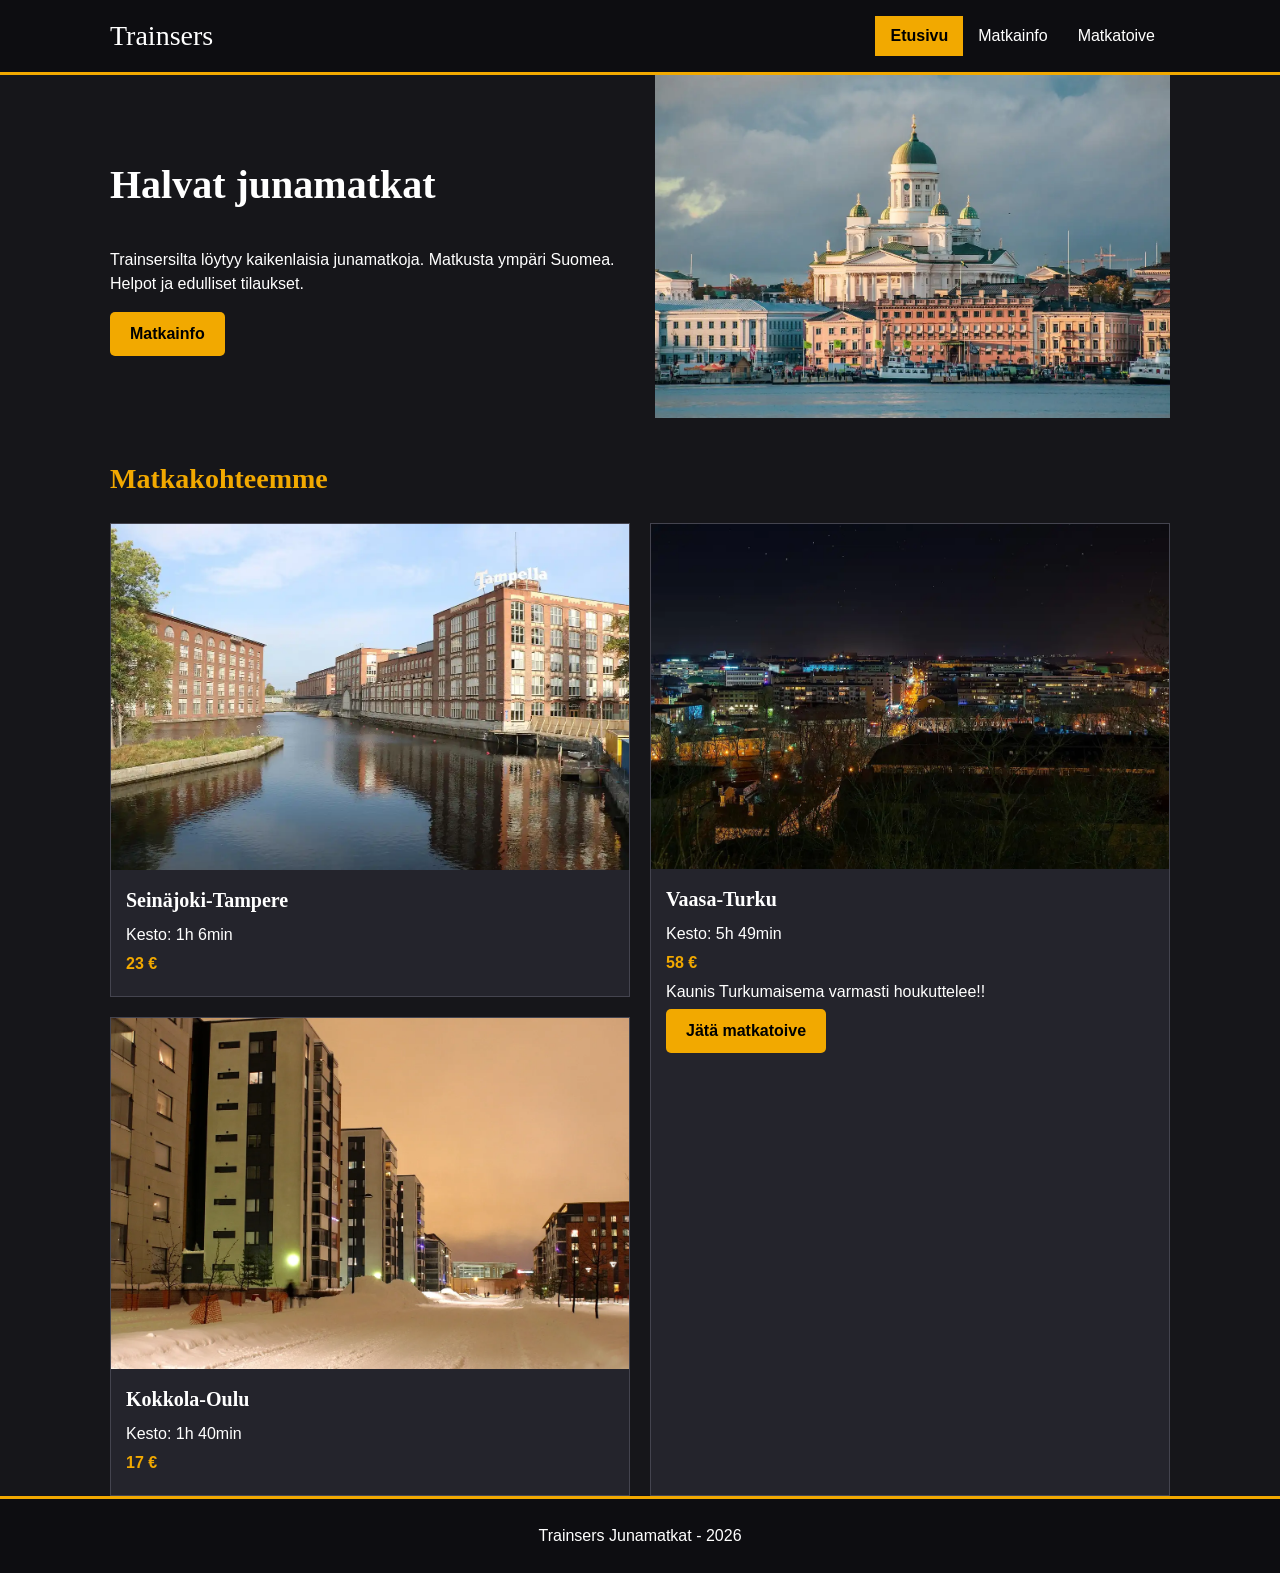
<file: index.html>
<!DOCTYPE html>
<html lang="fi">
<head>
    <meta charset="UTF-8">
    <meta name="viewport" content="width=device-width, initial-scale=1.0">
    <title>Etusivu -- Trainsers</title>
    <link rel="stylesheet" href="styles.css">
</head>
<body>
    <header class="sivun-ylaosa">
        <div class="sisalto"> <a class="logo" href="index.html">Trainsers</a>
            <nav class="paavalikko">
                <ul>
                    <li><a href="index.html" class="aktiivinen">Etusivu</a></li>
                    <li><a href="matkainfo.html">Matkainfo</a></li>
                    <li><a href="matkatoive.html">Matkatoive</a></li>
                </ul>
            </nav>
        </div>
    </header>
    <main class="sisalto">
        <section class="esittely">
            <div>
                <h1 id="otsikko">Halvat junamatkat</h1>
                <p>Trainsersilta löytyy kaikenlaisia junamatkoja. Matkusta ympäri Suomea. Helpot ja edulliset tilaukset.</p>
                <p><a class="painike" href="matkainfo.html">Matkainfo</a></p>
            </div> <img src="kuvat/helsinki.webp" width="800" height="600"
                alt="Helsinki">
        </section>
        <section>
            <h2 id="kohteet-otsikko">Matkakohteemme</h2>
            <div class="kohteet">
                <article class="kortti kortti-pieni1"> <img src="kuvat/tampere.webp" width="600" height="400"
                        alt="Tampere">
                    <div class="kortti-teksti">
                        <h3>Seinäjoki-Tampere</h3>
                        <p>Kesto: 1h 6min</p>
                        <p class="hinta">23 €</p>
                    </div>
                </article>
                <article class="kortti kortti-pieni2"> <img src="kuvat/oulu.webp" width="700" height="500"
                        alt="Oulu">
                    <div class="kortti-teksti">
                        <h3>Kokkola-Oulu</h3>
                        <p>Kesto: 1h 40min</p>
                        <p class="hinta">17 €</p>
                    </div>
                </article>
                <article class="kortti kortti-iso"> <img src="kuvat/turku.webp" width="900" height="700"
                        alt="Turku">
                    <div class="kortti-teksti">
                        <h3>Vaasa-Turku</h3>
                        <p>Kesto: 5h 49min</p>
                        <p class="hinta">58 €</p>
                        <p>Kaunis Turkumaisema varmasti houkuttelee!!</p>
                        <p><a class="painike" href="matkatoive.html">Jätä matkatoive</a></p>
                    </div>
                </article>
            </div>
        </section>
    </main>
    <footer class="sivun-alaosa">
        <div class="sisalto">
            <p>Trainsers Junamatkat - 2026</p>
        </div>
    </footer>
</body>
</html>
</file>
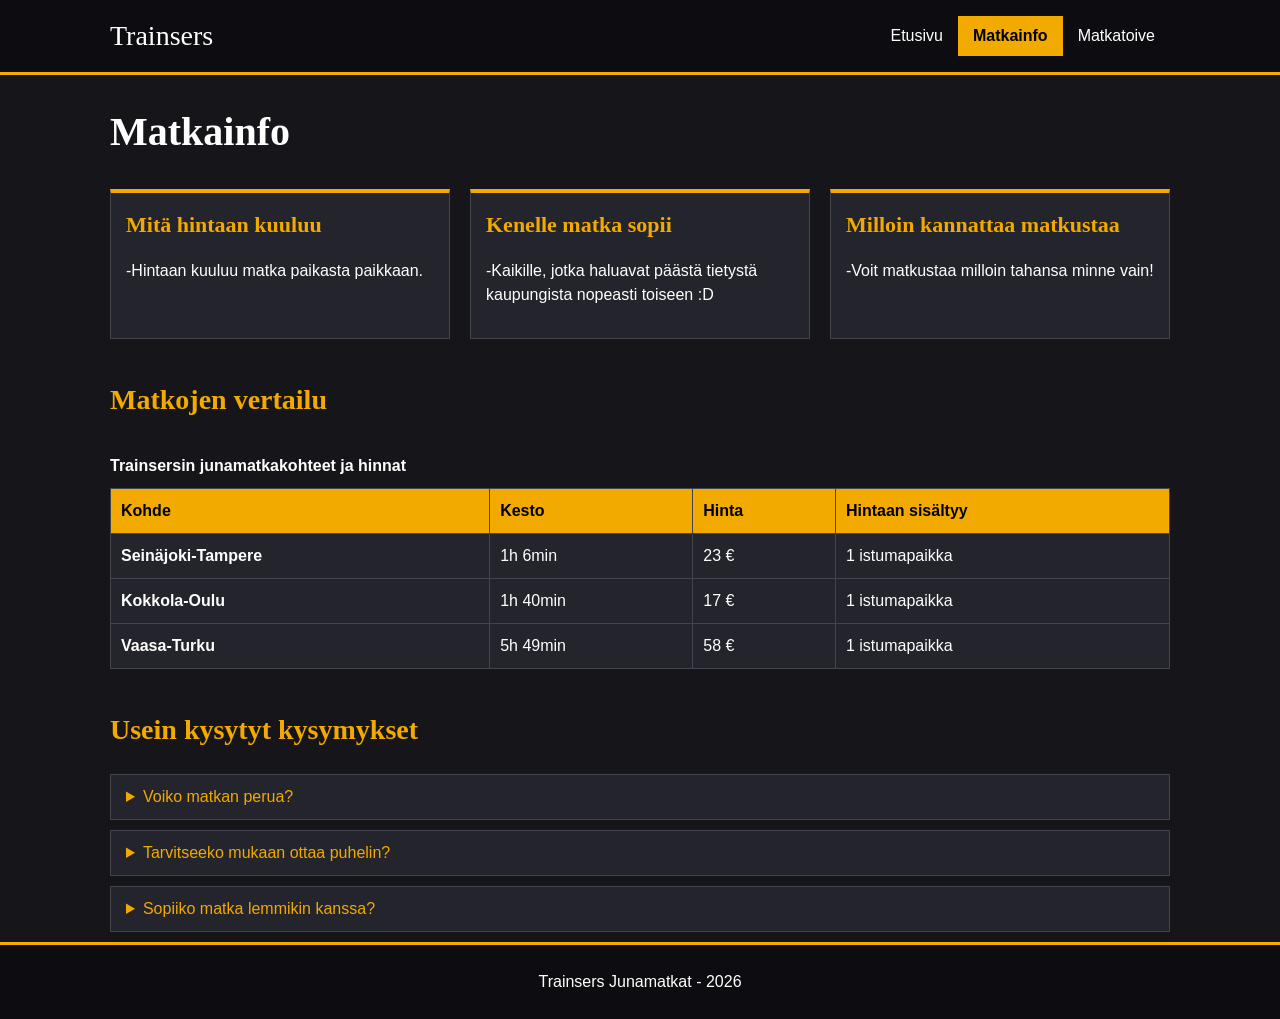
<file: matkainfo.html>
<!DOCTYPE html>
<html lang="fi">
<head>
    <meta charset="UTF-8">
    <meta name="viewport" content="width=device-width, initial-scale=1.0">
    <title>Matkainfo | Trainsers Junamatkat</title>
    <link rel="stylesheet" href="styles.css">
</head>
<body>
    <header class="sivun-ylaosa">
        <div class="sisalto"> <a class="logo" href="index.html">Trainsers</a>
            <nav class="paavalikko">
                <ul>
                    <li><a href="index.html">Etusivu</a></li>
                    <li><a href="matkainfo.html" class="aktiivinen">Matkainfo</a></li>
                    <li><a href="matkatoive.html">Matkatoive</a></li>
                </ul>
            </nav>
        </div>
    </header>
    <main class="sisalto">
        <h1>Matkainfo</h1>
        <section class="nostot">
            <article class="nosto">
                <h2>Mitä hintaan kuuluu</h2>
                <p>-Hintaan kuuluu matka paikasta paikkaan.</p>
            </article>
            <article class="nosto">
                <h2>Kenelle matka sopii</h2>
                <p>-Kaikille, jotka haluavat päästä tietystä kaupungista nopeasti toiseen :D</p>
            </article>
            <article class="nosto">
                <h2>Milloin kannattaa matkustaa</h2>
                <p>-Voit matkustaa milloin tahansa minne vain!</p>
            </article>
        </section>
        <section>
            <h2 id="vertailu">Matkojen vertailu</h2>
            <div class="taulukko-kehys">
                <table>
                    <caption>Trainsersin junamatkakohteet ja hinnat</caption>
                    <thead>
                        <tr>
                            <th scope="col">Kohde</th>
                            <th scope="col">Kesto</th>
                            <th scope="col">Hinta</th>
                            <th scope="col">Hintaan sisältyy</th>
                        </tr>
                    </thead>
                    <tbody>
                        <tr>
                            <th scope="row">Seinäjoki-Tampere</th>
                            <td>1h 6min</td>
                            <td>23 €</td>
                            <td>1 istumapaikka</td>
                        </tr>
                        <tr>
                            <th scope="row">Kokkola-Oulu</th>
                            <td>1h 40min</td>
                            <td>17 €</td>
                            <td>1 istumapaikka</td>
                        </tr>
                        <tr>
                            <th scope="row">Vaasa-Turku</th>
                            <td>5h 49min</td>
                            <td>58 €</td>
                            <td>1 istumapaikka</td>
                        </tr>
                    </tbody>
                </table>
            </div>
        </section>
        <section>
            <h2>Usein kysytyt kysymykset</h2>
            <details>
                <summary>Voiko matkan perua?</summary>
                <p>Kyllä, peruminen pitää tehdä ajoissa.</p>
            </details>
            <details>
                <summary>Tarvitseeko mukaan ottaa puhelin?</summary>
                <p>Kyllä, koska lippu on puhelimessasi! :D</p>
            </details>
            <details>
                <summary>Sopiiko matka lemmikin kanssa?</summary>
                <p>Valitettavasti meidän junaan ei voi ottaa lemmikkiä.</p>
            </details>
        </section>
    </main>
    <footer class="sivun-alaosa">
        <div class="sisalto">
            <p>Trainsers Junamatkat - 2026</p>
        </div>
    </footer>
</body>

</html>
</file>
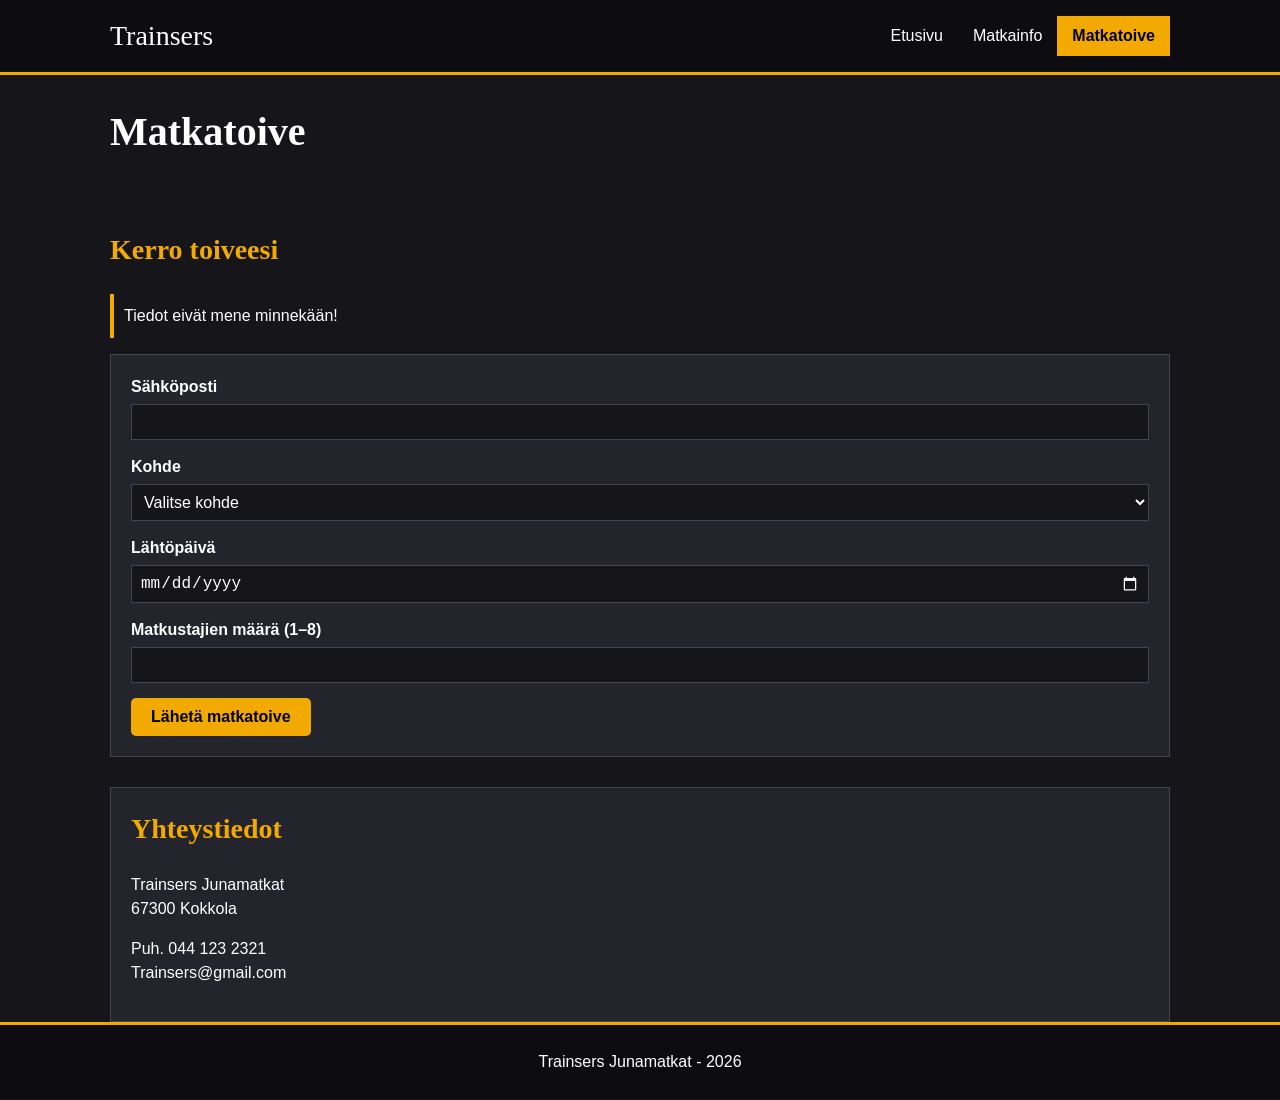
<file: matkatoive.html>
<!DOCTYPE html>
<html lang="fi">
<head>
    <meta charset="UTF-8">
    <meta name="viewport" content="width=device-width, initial-scale=1.0">
    <title>Matkatoive | Trainsers Junamatkat</title>
    <link rel="stylesheet" href="styles.css">
</head>
<body>
    <header class="sivun-ylaosa">
        <div class="sisalto"> <a class="logo" href="index.html">Trainsers</a>
            <nav class="paavalikko">
                <ul>
                    <li><a href="index.html">Etusivu</a></li>
                    <li><a href="matkainfo.html">Matkainfo</a></li>
                    <li><a href="matkatoive.html" class="aktiivinen">Matkatoive</a></li>
                </ul>
            </nav>
        </div>
    </header>
    <main class="sisalto">
        <h1>Matkatoive</h1>
        <div class="toive-asettelu">
            <section>
                <h2 id="lomake-otsikko">Kerro toiveesi</h2>
                <p class="harjoitus">Tiedot eivät mene minnekään!</p>
                <form id="toivelomake" action="#" method="get">
                    <div class="kentta"> <label for="sahkoposti">Sähköposti</label> <input type="email" id="sahkoposti"
                        name="sahkoposti" autocomplete="email" required>
                    </div>
                    <div class="kentta"> <label for="kohde">Kohde</label> <select id="kohde" name="kohde" required>
                            <option value="">Valitse kohde</option>
                            <option>Seinäjoki-Tampere</option>
                            <option>Kokkola-Oulu</option>
                            <option>Vaasa-Turku</option>
                        </select> </div>
                    <div class="kentta"> <label for="lahtopaiva">Lähtöpäivä</label> <input type="date" id="lahtopaiva"
                            name="lahtopaiva" required> </div>
                    <div class="kentta"> <label for="matkustajat">Matkustajien määrä (1–8)</label> <input type="number"
                            id="matkustajat" name="matkustajat" min="1" max="8" step="1" required> </div> <button
                        class="painike" type="submit">Lähetä matkatoive</button>
                </form>
            </section>
            <section class="yhteystiedot">
                <h2 id="yhteys-otsikko" style="margin-top:0">Yhteystiedot</h2>
                <address> Trainsers Junamatkat<br>67300 Kokkola</address>
                <p>Puh. 044 123 2321 <br>
                Trainsers@gmail.com</p>
            </section>
        </div>
       
    </main>
    <footer class="sivun-alaosa">
        <div class="sisalto">
            <p>Trainsers Junamatkat - 2026</p>
        </div>
    </footer>
</body>

</html>
</file>
<file: styles.css>
:root {
    --mustabg: #16161a;
    --tausta2: #24242c;
    --ylaosa: #0d0d11;
    --korostus: #f2a900;
    --korostus2: #ffc83d;
    --teksti: white;
    --reunus: #44444f;
    --fontti-otsikko: Georgia, serif;
    --fontti-teksti: Arial, sans-serif;
    --sivun-leveys: 1100px;
    color-scheme: dark;
}

* {
    box-sizing: border-box;
}
body {
    margin: 0;
    min-height: 100vh;
    display: flex;
    flex-direction: column;
    font-family: var(--fontti-teksti);
    color: var(--teksti);
    background-color: var(--mustabg);
    line-height: 1.5;
}

main {
    flex: 1;
    padding: 30px 0;
}

.sisalto {
    max-width: var(--sivun-leveys);
    margin: 0 auto;
    padding: 0 20px;
    width: 100%
}

h1,
h2,
h3 {
    font-family: var(--fontti-otsikko);
    color: var(--teksti);
}
h1 {
    font-size: 40px;
}

h2 {
    font-size: 28px;
    margin-top: 40px;
    color: var(--korostus);
}

h3 {
    font-size: 20px;
    margin: 0 0 8px 0;
}

a {
    color: var(--korostus);
}

a:hover {
    color: var(--korostus2);
}

a:focus,
button:focus,
summary:focus,
input:focus,
select:focus {
    outline: 3px solid var(--korostus2);
}

.painike {
    display: inline-block;
    background-color: var(--korostus);
    color: black;
    padding: 10px 20px;
    border: none;
    border-radius: 5px;
    font-size: 16px;
    font-weight: bold;
    text-decoration: none;
    cursor: pointer;
}

.painike:hover {
    background-color: var(--korostus2);
    color: black;
}

.sivun-ylaosa {
    background-color: var(--ylaosa);
    border-bottom: 3px solid var(--korostus);
}

.sivun-ylaosa .sisalto {
    display: flex;
    flex-wrap: wrap;
    justify-content: space-between;
    align-items: center;
    padding-top: 15px;
    padding-bottom: 15px;
}

.logo {
    font-family: var(--fontti-otsikko);
    font-size: 28px;
    color: var(--teksti);
    text-decoration: none;
}

.logo:hover {
    color: var(--korostus);
}

.paavalikko ul {
    list-style: none;
    margin: 0;
    padding: 0;
    display: flex;
    flex-wrap: wrap;
}

.paavalikko a {
    display: block;
    padding: 8px 15px;
    color: var(--teksti);
    text-decoration: none;
}

.paavalikko a:hover {
    background-color: var(--tausta2);
    color: var(--korostus);
}


.paavalikko a.aktiivinen {
    background-color: var(--korostus);
    color: black;
    font-weight: bold;
}
.sivun-alaosa {
    background-color: var(--ylaosa);
    border-top: 3px solid var(--korostus);
    text-align: center;
    padding: 20px 0;
}

.sivun-alaosa p {
    margin: 5px 0;
}

.esittely {
    display: grid;
    grid-template-columns: 1fr 1fr;
    gap: 30px;
    align-items: center;
}

.esittely img {
    width: 100%;
    height: auto;
}

.kohteet {
    display: grid;
    grid-template-columns: 1fr 1fr;
    grid-template-areas: "pieni1 iso" "pieni2 iso";
    gap: 20px;
}

.kortti-pieni1 {
    grid-area: pieni1;
}

.kortti-pieni2 {
    grid-area: pieni2;
}

.kortti-iso {
    grid-area: iso;
}

.kortti {
    background-color: var(--tausta2);
    border: 1px solid var(--reunus);
}

.kortti img {
    width: 100%;
    height: auto;
    display: block;
}

.kortti-teksti {
    padding: 15px;
}

.kortti-teksti p {
    margin: 5px 0;
}

.hinta {
    font-weight: bold;
    color: var(--korostus);
}

.nostot {
    display: grid;
    grid-template-columns: 1fr 1fr 1fr;
    gap: 20px;
}

.nosto {
    background-color: var(--tausta2);
    border: 1px solid var(--reunus);
    border-top: 4px solid var(--korostus);
    padding: 15px;
}

.nosto h2 {
    font-size: 22px;
    margin-top: 0;
}

.taulukko-kehys {
    overflow-x: auto;
}

table {
    width: 100%;
    border-collapse: collapse;
    background-color: var(--tausta2);
}

caption {
    text-align: left;
    font-weight: bold;
    padding: 10px 0;
}

th,
td {
    padding: 10px;
    text-align: left;
    border: 1px solid var(--reunus);
}

thead th {
    background-color: var(--korostus);
    color: black;
}

details {
    background-color: var(--tausta2);
    border: 1px solid var(--reunus);
    padding: 10px 15px;
    margin-bottom: 10px;
}
summary {
    cursor: pointer;
    color: var(--korostus);
}

.toive-asettelu {
    display: grid;
    grid-template-columns: 1fr;
    gap: 30px;
    align-items: 30px;
}

form,
.yhteystiedot {
    background-color: var(--tausta2);
    border: 1px solid var(--reunus);
    padding: 20px;
}

.kentta {
    margin-bottom: 15px;
}

label {
    display: block;
    font-weight: bold;
    margin-bottom: 5px;
}

input,
select {
    width: 100%;
    padding: 8px;
    font-size: 16px;
    color: var(--teksti);
    background-color: var(--mustabg);
    border: 1px solid var(--reunus);
}


.harjoitus {
    background-color: var(--mustabg);
    border-left: 4px solid var(--korostus);
    padding: 10px;
}

address {
    font-style: normal;
}

/*responsiivisuus*/
@media (max-width: 900px) {
    .esittely {
        grid-template-columns: 1fr;
    }

    .kohteet {
        grid-template-areas: "iso iso" "pieni1 pieni2";
    }

    .nostot {
        grid-template-columns: 1fr;
    }

    .toive-asettelu {
        grid-template-columns: 1fr;
    }
}
</file>
